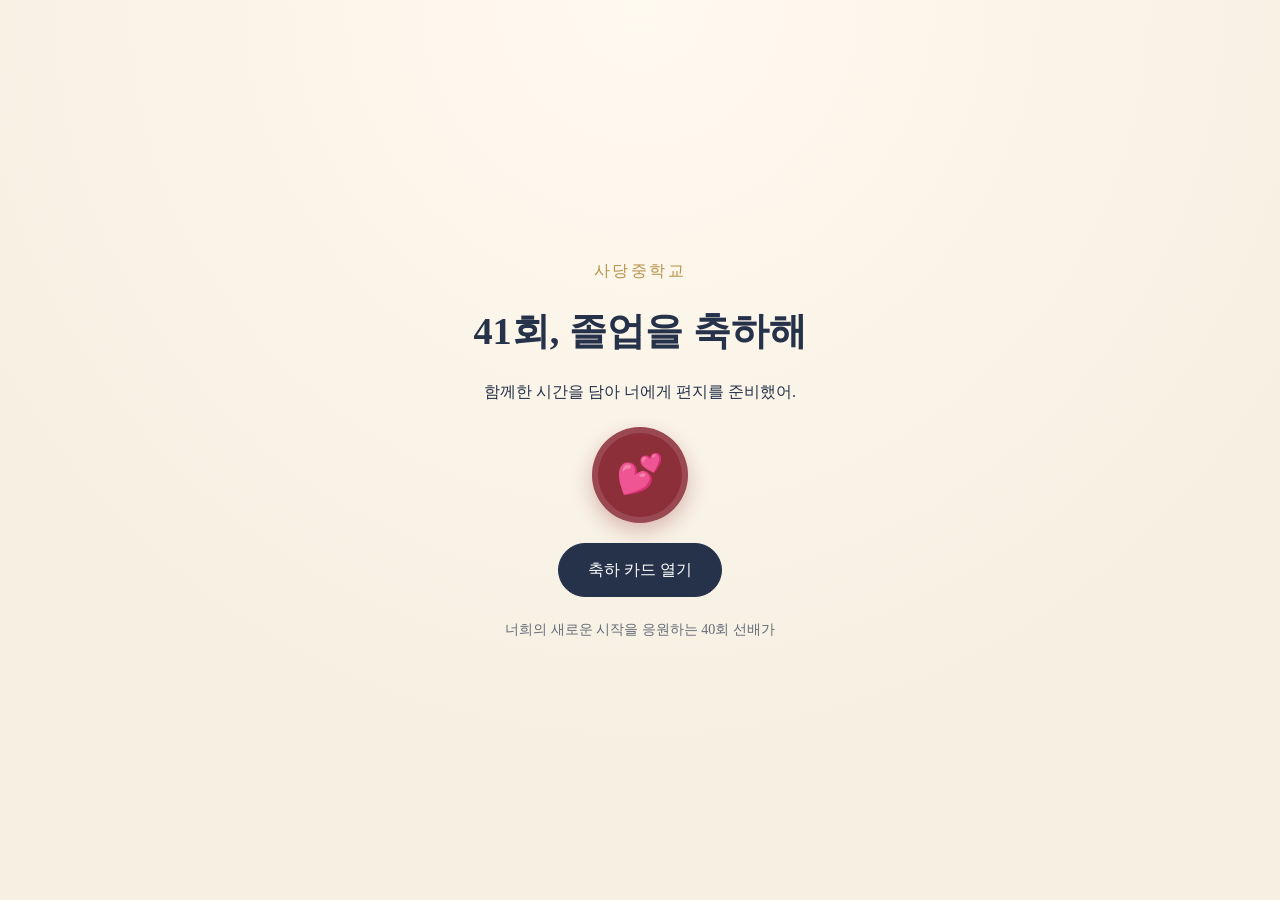
<file: index.html>
<!doctype html>
<html lang="ko">
<head>
  <meta charset="utf-8">
  <meta name="viewport" content="width=device-width, initial-scale=1">
  <meta name="robots" content="noindex, nofollow">
  <meta name="referrer" content="no-referrer">
  <meta http-equiv="Content-Security-Policy" content="default-src 'self'; style-src 'self' https://fonts.googleapis.com; font-src 'self' https://fonts.gstatic.com; img-src 'self' data:">
  <title>졸업을 축하해</title>
  <link rel="icon" href="assets/icons/favicon.svg">
  <link rel="stylesheet" href="https://fonts.googleapis.com/css2?family=Gowun+Batang:wght@400;700&display=swap">
  <link rel="stylesheet" href="css/common.css">
  <link rel="stylesheet" href="css/home.css">
  <link rel="stylesheet" href="css/animation.css">
  <script type="module" src="js/main.js"></script>
</head>
<body data-page="home">
  <main class="page home">
    <p class="school" data-config="schoolName"></p>
    <h1 data-config="title">졸업을 축하해</h1>
    <p class="lead" data-config="welcome"></p>
    <div class="seal" aria-hidden="true">💕</div>
    <a class="button" href="verify.html">축하 카드 열기</a>
    <p class="small" data-config="from"></p>
  </main>
</body>
</html>
</file>
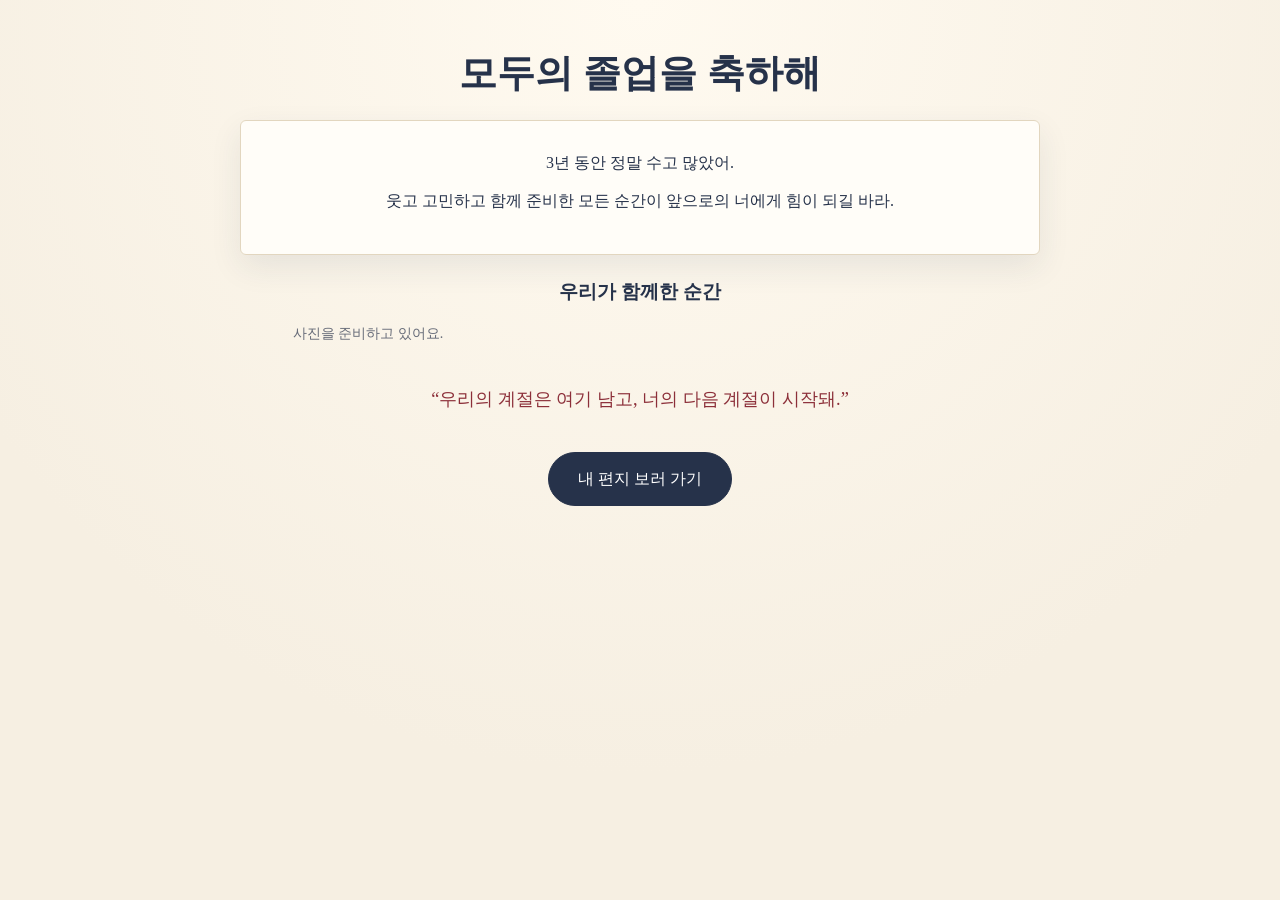
<file: common.html>
<!doctype html>
<html lang="ko">
<head>
  <meta charset="utf-8">
  <meta name="viewport" content="width=device-width, initial-scale=1">
  <meta name="robots" content="noindex, nofollow">
  <meta name="referrer" content="no-referrer">
  <meta http-equiv="Content-Security-Policy" content="default-src 'self'; style-src 'self' https://fonts.googleapis.com; font-src 'self' https://fonts.gstatic.com; img-src 'self' data:">
  <title>졸업을 축하합니다</title>
  <link rel="icon" href="assets/icons/favicon.svg">
  <link rel="stylesheet" href="https://fonts.googleapis.com/css2?family=Gowun+Batang:wght@400;700&display=swap">
  <link rel="stylesheet" href="css/common.css">
  <link rel="stylesheet" href="css/card.css">
  <link rel="stylesheet" href="css/animation.css">
  <script type="module" src="js/main.js"></script>
</head>
<body data-page="common">
  <main class="page wide">
    <h1 id="greeting">모두의 졸업을 축하해</h1>
    <section class="paper" id="common-message"></section>
    <section>
      <h2>우리가 함께한 순간</h2>
      <div id="gallery" class="gallery"></div>
    </section>
    <blockquote data-config="memory"></blockquote>
    <a class="button" href="letter.html">내 편지 보러 가기</a>
  </main>
</body>
</html>
</file>
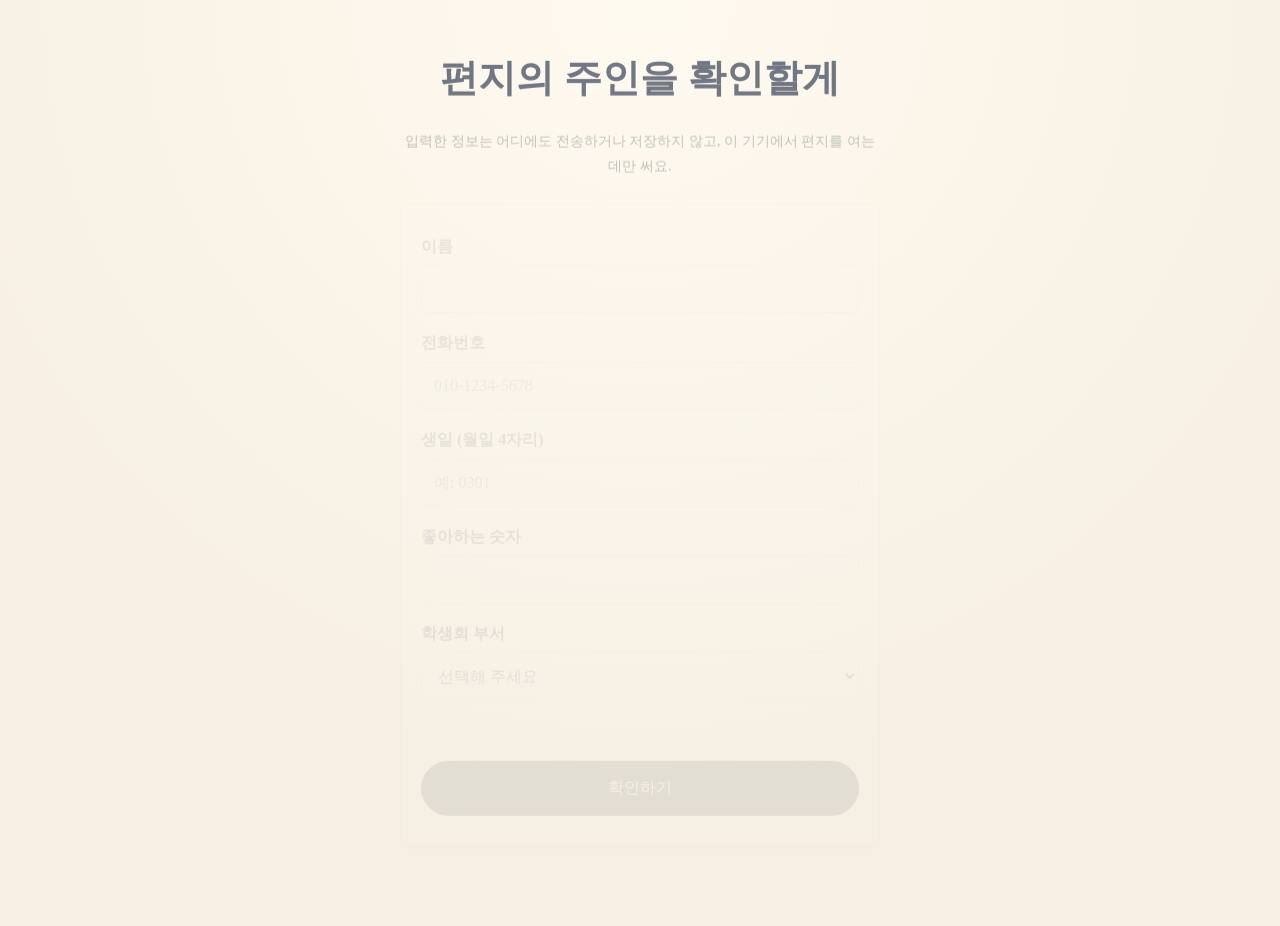
<file: letter.html>
<!doctype html>
<html lang="ko">
<head>
  <meta charset="utf-8">
  <meta name="viewport" content="width=device-width, initial-scale=1">
  <meta name="robots" content="noindex, nofollow">
  <meta name="referrer" content="no-referrer">
  <meta http-equiv="Content-Security-Policy" content="default-src 'self'; style-src 'self' https://fonts.googleapis.com; font-src 'self' https://fonts.gstatic.com; img-src 'self' data:">
  <title>너에게 쓰는 편지</title>
  <link rel="icon" href="assets/icons/favicon.svg">
  <link rel="stylesheet" href="https://fonts.googleapis.com/css2?family=Gowun+Batang:wght@400;700&display=swap">
  <link rel="stylesheet" href="css/common.css">
  <link rel="stylesheet" href="css/card.css">
  <link rel="stylesheet" href="css/animation.css">
  <script type="module" src="js/main.js"></script>
</head>
<body data-page="letter">
  <main class="page">
    <h1 id="greeting"></h1>
    <button id="envelope" class="envelope" type="button" aria-label="편지 열기">
      <span class="flap"></span><span class="sheet"></span><span class="front"></span><span class="wax">祝</span>
    </button>
    <p id="hint" class="small">봉투를 눌러 편지를 열어 봐</p>
    <article id="card" class="paper letter" hidden>
      <h2 id="to"></h2>
      <p id="message"></p>
      <p id="closing" class="closing"></p>
    </article>
    <div id="actions" class="actions" hidden>
      <button id="save" class="button" type="button">이미지로 저장</button>
      <button id="leave" class="button ghost" type="button">닫고 나가기</button>
    </div>
    <a class="link" href="common.html">공통 메시지 다시 보기</a>
  </main>
</body>
</html>
</file>
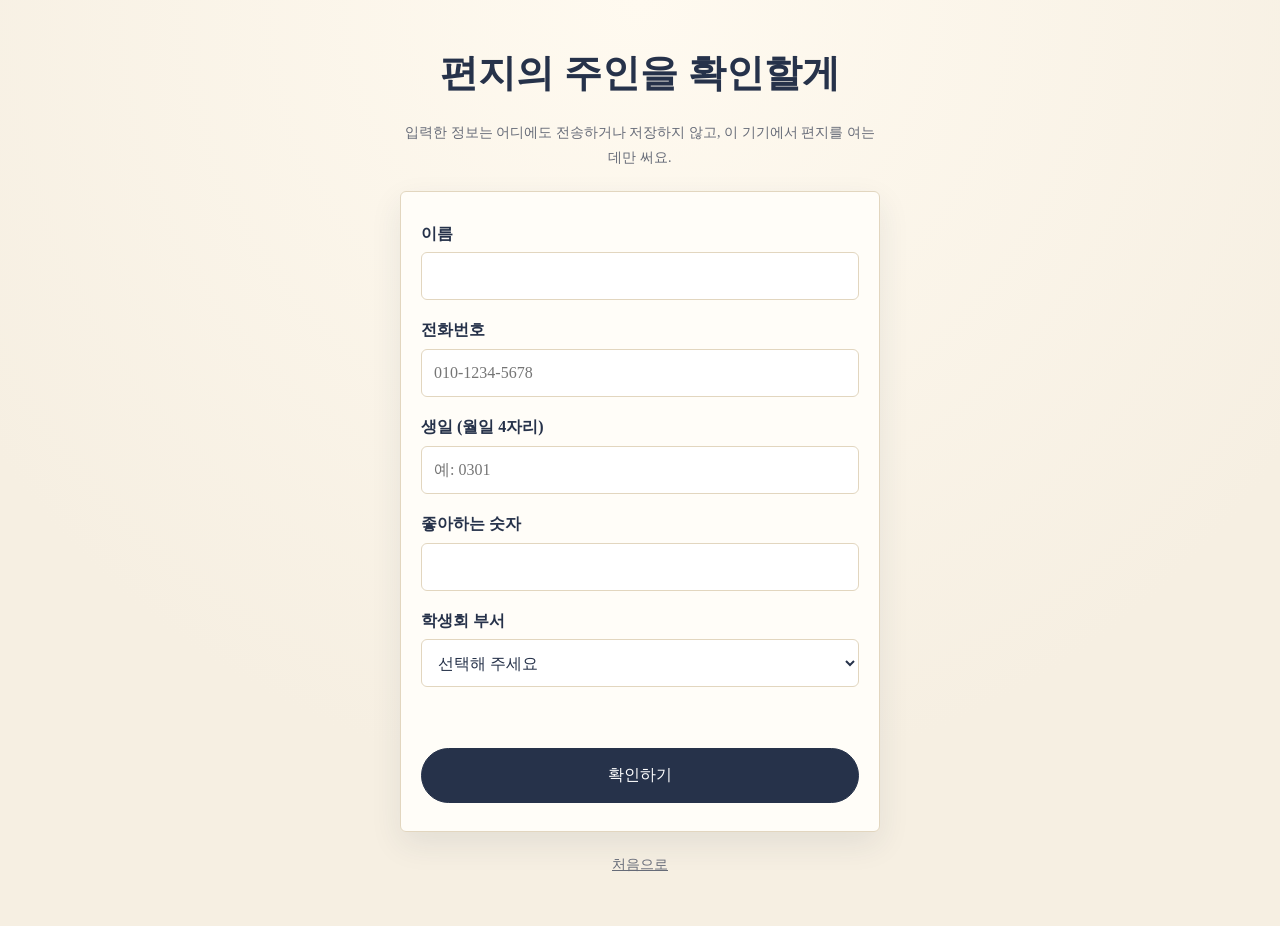
<file: verify.html>
<!doctype html>
<html lang="ko">
<head>
  <meta charset="utf-8">
  <meta name="viewport" content="width=device-width, initial-scale=1">
  <meta name="robots" content="noindex, nofollow">
  <meta name="referrer" content="no-referrer">
  <meta http-equiv="Content-Security-Policy" content="default-src 'self'; style-src 'self' https://fonts.googleapis.com; font-src 'self' https://fonts.gstatic.com; img-src 'self' data:">
  <title>본인 확인</title>
  <link rel="icon" href="assets/icons/favicon.svg">
  <link rel="stylesheet" href="https://fonts.googleapis.com/css2?family=Gowun+Batang:wght@400;700&display=swap">
  <link rel="stylesheet" href="css/common.css">
  <link rel="stylesheet" href="css/verify.css">
  <link rel="stylesheet" href="css/animation.css">
  <script type="module" src="js/main.js"></script>
</head>
<body data-page="verify">
  <main class="page">
    <h1>편지의 주인을 확인할게</h1>
    <p class="small">입력한 정보는 어디에도 전송하거나 저장하지 않고, 이 기기에서 편지를 여는 데만 써요.</p>
    <form id="verify-form" class="paper" novalidate>
      <label>이름<input name="name" autocomplete="off" required></label>
      <label>전화번호<input name="phone" type="tel" inputmode="tel" placeholder="010-1234-5678" autocomplete="off" required></label>
      <label>생일 (월일 4자리)<input name="birthday" inputmode="numeric" placeholder="예: 0301" autocomplete="off" required></label>
      <label>좋아하는 숫자<input name="favoriteNumber" inputmode="numeric" autocomplete="off" required></label>
      <label>학생회 부서<select name="department" required><option value="">선택해 주세요</option></select></label>
      <p id="form-error" class="error" role="alert"></p>
      <button class="button" type="submit">확인하기</button>
    </form>
    <a class="link" href="index.html">처음으로</a>
  </main>
</body>
</html>
</file>
<file: css/common.css>
:root{--bg:#f6efe2;--paper:#fffdf8;--ink:#26324a;--muted:#666b78;--wax:#8c2f39;--gold:#b8914a;--line:#e2d6bf}
*{box-sizing:border-box}
[hidden]{display:none!important}
body{margin:0;min-height:100vh;background:radial-gradient(circle at 50% 0,#fffaf0,var(--bg) 70%) var(--bg);color:var(--ink);font-family:"Gowun Batang","Nanum Myeongjo",serif;line-height:1.8;word-break:keep-all;overflow-wrap:anywhere}
.page{max-width:32rem;margin:0 auto;padding:3rem 1rem;display:flex;flex-direction:column;align-items:center;gap:1.25rem;text-align:center}
.page.wide{max-width:52rem}
.page section{width:100%}
h1{margin:0;font-size:clamp(1.7rem,6vw,2.4rem);line-height:1.35}
h2{font-size:1.2rem;margin:0 0 .75rem}
.paper{width:100%;background:var(--paper);border:1px solid var(--line);border-radius:6px;padding:1.75rem 1.25rem;box-shadow:0 12px 32px rgba(38,50,74,.09)}
.button{display:inline-block;border:1px solid var(--ink);background:var(--ink);color:#fff;border-radius:999px;padding:.75rem 1.8rem;font:inherit;text-decoration:none;cursor:pointer}
.button.ghost{background:transparent;color:var(--ink)}
.button:disabled{opacity:.55;cursor:wait}
:focus-visible{outline:3px solid var(--gold);outline-offset:3px}
.small{font-size:.88rem;color:var(--muted);margin:0}
.link{color:var(--muted);font-size:.9rem}
.music{position:fixed;right:1rem;bottom:1rem}
</file>
<file: css/home.css>
.home{min-height:100vh;justify-content:center}
.school{margin:0;color:var(--gold);letter-spacing:.15em}
.lead{margin:0}
.seal{width:6rem;height:6rem;border-radius:50%;display:grid;place-items:center;background:var(--wax);color:#f8e7c9;font-size:2.4rem;box-shadow:inset 0 0 0 6px rgba(255,255,255,.12),0 8px 20px rgba(140,47,57,.3)}
</file>
<file: css/animation.css>
.page>*{animation:rise .7s ease both}
.page>:nth-child(2){animation-delay:.1s}
.page>:nth-child(3){animation-delay:.2s}
.page>:nth-child(n+4){animation-delay:.3s}
@keyframes rise{from{opacity:0;transform:translateY(14px)}to{opacity:1;transform:none}}
body{transition:opacity .25s}
body.leaving{opacity:0}
.envelope .flap{transition:transform .6s ease,z-index 0s .3s}
.envelope .sheet{transition:transform .8s ease .55s}
.envelope .wax{transition:opacity .3s}
.envelope.open .flap{transform:rotateX(180deg);z-index:1}
.envelope.open .sheet{transform:translateY(-55%)}
.envelope.open .wax{opacity:0}
.confetti{position:fixed;inset:0;width:100%;height:100%;pointer-events:none;z-index:20}
@media (prefers-reduced-motion:reduce){*,*::before,*::after{animation:none!important;transition:none!important}}
</file>
<file: css/card.css>
.gallery{display:grid;grid-template-columns:repeat(auto-fill,minmax(14rem,1fr));gap:1rem}
.gallery figure{margin:0;background:var(--paper);padding:.6rem;border:1px solid var(--line)}
.gallery img{width:100%;aspect-ratio:4/3;object-fit:cover;display:block}
blockquote{margin:1rem 0;font-size:1.15rem;color:var(--wax)}
#common-message p{margin:0 0 .6rem}
.letter{text-align:left}
#message{white-space:pre-wrap}
.closing{text-align:right;color:var(--wax);margin-bottom:0}
.actions{display:flex;flex-wrap:wrap;gap:.75rem;justify-content:center}
.envelope{position:relative;width:min(18rem,85vw);aspect-ratio:3/2;border:0;padding:0;background:#d9c6a0;cursor:pointer;margin-top:4rem;perspective:600px}
.envelope span{position:absolute;display:block}
.envelope .front{inset:0;background:#eadbb9;clip-path:polygon(0 0,50% 55%,100% 0,100% 100%,0 100%);z-index:3}
.envelope .flap{left:0;top:0;width:100%;height:58%;background:#dfcca4;clip-path:polygon(0 0,100% 0,50% 100%);transform-origin:top;z-index:4}
.envelope .sheet{left:7%;top:8%;width:86%;height:84%;background:var(--paper);z-index:2}
.envelope .wax{left:50%;top:55%;width:3rem;height:3rem;margin:-1.5rem;border-radius:50%;background:var(--wax);color:#f8e7c9;line-height:3rem;z-index:5;font-family:inherit}
</file>
<file: css/verify.css>
form{display:flex;flex-direction:column;gap:1rem;text-align:left}
label{display:flex;flex-direction:column;gap:.25rem;font-weight:700}
input,select{width:100%;min-width:0;height:3rem;padding:0 .75rem;border:1px solid var(--line);border-radius:6px;background:#fff;color:var(--ink);font-family:inherit;font-size:1rem;font-weight:400}
.error{margin:0;min-height:1.8em;color:var(--wax);text-align:center}
</file>
